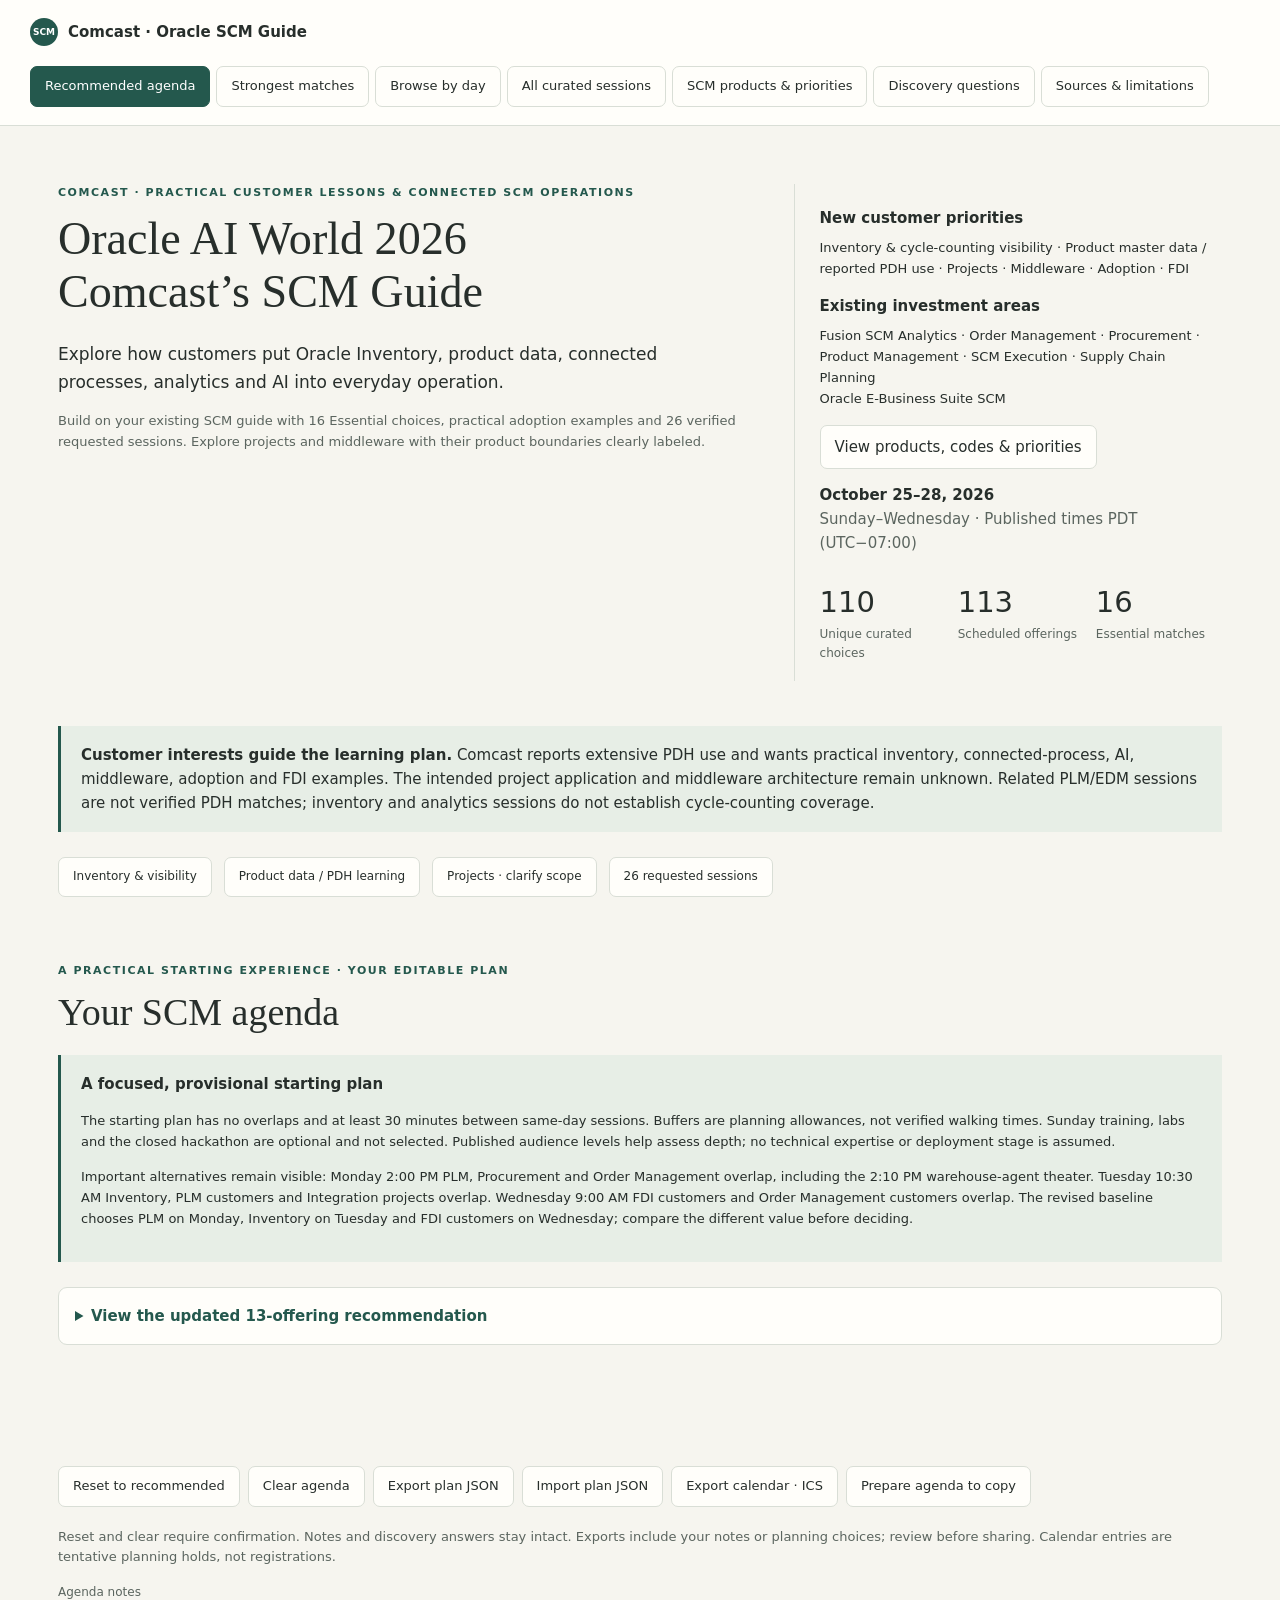
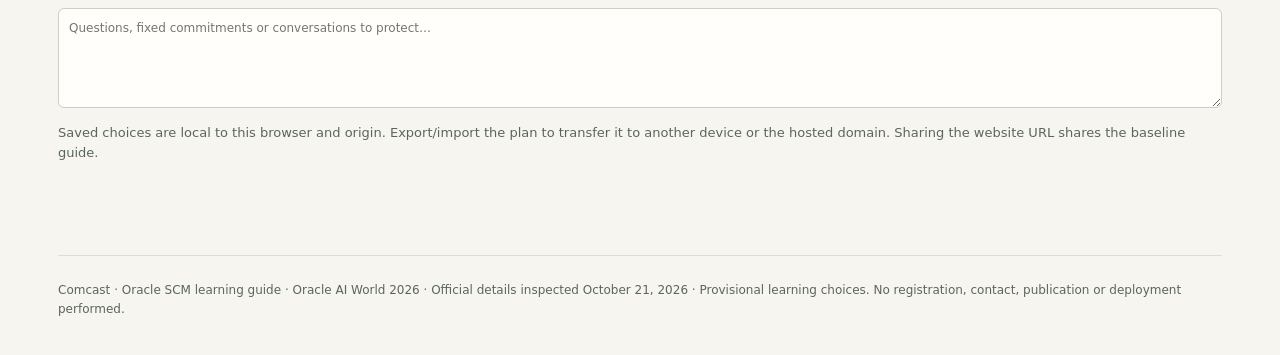
<file: layout.html>
<!doctype html><html lang="en"><head><meta charset="utf-8"><meta name="viewport" content="width=device-width, initial-scale=1"><meta name="description" content="Comcast’s Oracle AI World 2026 SCM guide: inventory, product data, projects, integration, FDI and practical adoption."><title>Comcast SCM Guide | Oracle AI World 2026</title><style>
:root{--paper:#fffefa;--bg:#f6f5ef;--ink:#272e2b;--muted:#5b655f;--line:#d9ded6;--accent:#24584d;--pale:#e7eee6;--gold:#866437}*{box-sizing:border-box}body{margin:0;background:var(--bg);color:var(--ink);font:15px/1.6 system-ui,-apple-system,"Segoe UI",sans-serif}button,input,select,textarea{font:inherit}button,a,input,select,textarea,summary{outline-offset:4px}button{cursor:pointer;background:var(--paper);border:1px solid var(--line);border-radius:7px;padding:9px 14px;color:var(--ink)}button:hover{border-color:var(--accent)}button[aria-pressed=true],button.active{color:white;background:var(--accent);border-color:var(--accent)}a{color:var(--accent);text-underline-offset:3px}h1,h2,h3{line-height:1.15}h1,h2{font-family:Georgia,serif;font-weight:400}h1{font-size:clamp(38px,5vw,64px);margin:12px 0 22px}h2{font-size:clamp(28px,3.5vw,38px);margin:12px 0 20px}h3{font-size:20px;margin:18px 0 12px}p{margin:8px 0 15px}.muted{color:var(--muted)}.small{font-size:13px}.eyebrow{text-transform:uppercase;letter-spacing:.14em;font-size:11px;font-weight:700;color:var(--accent)}.wrap{max-width:1220px;padding:0 28px;margin:auto}.brandbar{background:var(--paper);border-bottom:1px solid var(--line)}.brandinner{display:flex;justify-content:space-between;align-items:center;gap:20px;padding:18px 0;flex-wrap:wrap}.brand{font-weight:700;display:flex;align-items:center;gap:10px}.mark{display:inline-grid;place-items:center;border-radius:50%;background:var(--accent);color:white;width:28px;height:28px}nav{display:flex;gap:6px;flex-wrap:wrap}nav button{font-size:13px}.hero{display:grid;grid-template-columns:1.6fr 1fr;gap:50px;padding:58px 0 35px}.intro{font-size:17px;max-width:720px}.hero-aside{border-left:1px solid var(--line);padding:8px 0 8px 25px}.hero-aside strong{display:block}.facts{display:grid;grid-template-columns:repeat(3,1fr);gap:12px;margin:24px 0 10px}.facts b{display:block;font-size:29px;font-weight:500;color:var(--ink)}.facts span{font-size:12px;color:var(--muted)}.note{border-left:3px solid var(--accent);background:var(--pale);padding:17px 20px;margin:10px 0 25px}.panel{padding:20px 0 50px}.panel[hidden]{display:none!important}.start-grid{display:grid;grid-template-columns:repeat(2,1fr);gap:12px;margin:25px 0 40px}.starter{background:var(--paper);border:1px solid var(--line);border-radius:10px;padding:20px;text-align:left}.starter span{display:block}.starter .title{font:22px/1.25 Georgia,serif;margin:9px 0}.badge{display:inline-block;padding:4px 9px;background:var(--pale);border:1px solid #d2dfd0;border-radius:20px;font-size:11px;line-height:1.5}.badge.conditional{background:#f2eddc;border-color:#e3d7bb}.badge.adjacent{background:#efefea;border-color:#ddd}.toolbar{display:grid;grid-template-columns:2fr 1.4fr 1.4fr;gap:12px;padding:18px;background:var(--paper);border:1px solid var(--line);border-radius:10px}.toolbar.secondary{grid-template-columns:repeat(4,1fr);margin-top:10px}label{display:block;font-size:12px;color:var(--muted)}input,select,textarea{width:100%;border:1px solid #c8d1c7;border-radius:6px;padding:10px;background:var(--paper);color:var(--ink);margin-top:6px;min-width:0}.viewbar{display:flex;justify-content:space-between;gap:14px;align-items:center;margin:17px 0}.viewbar label{min-width:210px}.group-title{font:28px/1.2 Georgia,serif;margin:30px 0 16px}.session{background:var(--paper);border:1px solid var(--line);border-radius:10px;margin:11px 0;overflow:hidden}.session>summary{cursor:pointer;padding:19px 21px;list-style:none;display:flex;justify-content:space-between;gap:16px}.session>summary::-webkit-details-marker{display:none}.session>summary:after{content:'+';font-size:25px;color:var(--accent)}.session[open]>summary:after{content:'−'}.session .title{font-size:18px;line-height:1.35;display:block;font-weight:650;margin:6px 0 9px}.meta{display:flex;gap:8px;align-items:center;flex-wrap:wrap;color:var(--muted);font-size:12px}.session-body{border-top:1px solid var(--line);padding:22px}.judgments{display:grid;grid-template-columns:1fr 1fr;gap:24px;background:#f2f4ed;padding:18px;border-radius:8px;margin:15px 0}.judgments strong{font-size:13px;color:var(--accent)}.judgments p{font-size:14px;margin:8px 0 0}.tags{display:flex;gap:7px;flex-wrap:wrap;margin-bottom:15px}.tag{font-size:11px;border:1px solid var(--line);padding:3px 8px;border-radius:15px}.fields{display:grid;grid-template-columns:1fr 1fr;gap:15px 25px;margin:20px 0}.fields>div{border-bottom:1px solid var(--line);padding-bottom:11px}.fields dt{font-size:11px;color:var(--muted);text-transform:uppercase;letter-spacing:.05em}.fields dd{margin:6px 0 0;font-size:14px;overflow-wrap:anywhere}.fields .wide{grid-column:1/-1}.slots{width:100%;border-collapse:collapse;font-size:13px;margin:12px 0}.slots th,.slots td{text-align:left;border-bottom:1px solid var(--line);padding:9px 10px 9px 0;vertical-align:top}.actions{display:flex;gap:12px;flex-wrap:wrap;align-items:center}.actions button{font-size:12px}.full-desc{margin:17px 0 0}.full-desc summary{cursor:pointer;color:var(--accent);font-size:13px}.full-desc p{font-size:14px;margin-top:14px}.question{display:grid;grid-template-columns:45px 1fr;gap:15px;background:var(--paper);border:1px solid var(--line);border-radius:10px;margin:16px 0;padding:25px}.qnum{font:28px Georgia,serif;color:var(--accent)}.question h3{margin:8px 0 14px;font-size:19px}.question textarea{min-height:80px;font-size:14px}.sessionlinks{display:flex;gap:6px;flex-wrap:wrap;margin:12px 0}.sessionlinks button{font-size:12px;padding:5px 8px}.first-set{display:flex;gap:8px;flex-wrap:wrap;margin:18px 0}.path{background:var(--paper);padding:23px;border:1px solid var(--line);border-radius:10px;margin:15px 0}.path h3{margin-top:0;font:25px Georgia,serif}.coverage-grid{display:grid;grid-template-columns:repeat(4,1fr);gap:12px;margin:25px 0}.coverage-grid>div{background:var(--paper);border:1px solid var(--line);padding:20px;border-radius:9px}.coverage-grid b{display:block;font:32px Georgia,serif}.coverage-grid span{font-size:12px;color:var(--muted)}.table-wrap{overflow-x:auto}.guide-table{border-collapse:collapse;width:100%;background:var(--paper);font-size:14px}.guide-table th,.guide-table td{border:1px solid var(--line);padding:13px;text-align:left;vertical-align:top}.guide-table th{background:var(--pale)}.coverage-copy{max-width:1000px}.coverage-copy h3{margin-top:30px}.footer{border-top:1px solid var(--line);padding:25px 0 35px;color:var(--muted);font-size:12px}.empty{padding:35px;background:var(--paper);border:1px dashed var(--line);border-radius:9px}.dialog{max-width:940px;width:calc(100% - 30px);max-height:90vh;overflow:auto;border:1px solid var(--line);border-radius:12px;padding:25px;background:var(--paper);color:var(--ink)}dialog::backdrop{background:#152b24aa}.dialoghead{display:flex;justify-content:space-between;align-items:start;gap:20px}.dialoghead h2{font-size:28px;margin-top:0}.dialoghead button{flex-shrink:0}.status{font-size:12px;min-height:25px;color:var(--muted)}.need-list li{margin:9px 0}button[disabled]{cursor:default;opacity:.7}@media(max-width:850px){.hero{grid-template-columns:1fr;gap:24px;padding-top:35px}.hero-aside{border-left:2px solid var(--line);padding-left:20px}.toolbar{grid-template-columns:1fr 1fr}.toolbar>label:first-child{grid-column:1/-1}.toolbar.secondary{grid-template-columns:1fr 1fr}.coverage-grid{grid-template-columns:1fr 1fr}}@media(max-width:550px){.wrap{padding:0 17px}.brandinner{gap:14px}nav button{padding:8px;font-size:12px}.start-grid,.fields,.judgments{grid-template-columns:1fr}.toolbar,.toolbar.secondary{grid-template-columns:1fr}.toolbar>label:first-child{grid-column:auto}.viewbar{align-items:start;flex-direction:column}.viewbar label{width:100%}.question{grid-template-columns:1fr;padding:20px}.qnum{font-size:24px}.session>summary,.session-body{padding:17px}.slots th,.slots td{font-size:12px}.dialog{padding:18px}.dialoghead h2{font-size:23px}.coverage-grid>div{padding:14px}}@media(prefers-reduced-motion:reduce){*{scroll-behavior:auto!important}}
.day-browser{scroll-margin-top:20px;margin-top:22px}.day-switch{display:flex;gap:8px;overflow-x:auto;padding:10px 0 16px;max-width:100%;scrollbar-width:thin}.day-switch button{flex:0 0 auto;text-align:left;min-width:135px}.day-switch small{display:block;font-size:11px;opacity:.8;margin-top:3px}.view-switch{display:flex;gap:7px;flex-wrap:wrap}.view-switch button{font-size:12px}.toolbar.secondary{grid-template-columns:repeat(3,1fr)}.time-heading{font:18px/1.3 Georgia,serif;color:var(--accent);margin:22px 0 9px;padding-left:15px;border-left:3px solid var(--accent)}@media(max-width:850px){.toolbar.secondary{grid-template-columns:1fr 1fr}}@media(max-width:550px){.toolbar.secondary{grid-template-columns:1fr}.day-switch button{min-width:125px}}
@media(max-width:550px){.day-switch{display:grid;grid-template-columns:repeat(2,minmax(0,1fr));overflow:visible}.day-switch button{min-width:0;width:100%}.day-switch button:first-child{grid-column:1/-1}}</style><link rel="stylesheet" href="agenda.css"></head><body>
<header class="brandbar"><div class="wrap brandinner"><div class="brand"><span class="mark" style="font-size:9px">SCM</span>Comcast · Oracle SCM Guide</div><nav aria-label="Main navigation"><button data-panel="agenda" aria-pressed="true">Recommended agenda</button><button id="strongestNav">Strongest matches</button><button id="browseDays">Browse by day</button><button data-panel="shortlist" aria-pressed="false">All curated sessions</button><button data-panel="products" aria-pressed="false">SCM products &amp; priorities</button><button data-panel="questions" aria-pressed="false">Discovery questions</button><button data-panel="coverage" aria-pressed="false">Sources &amp; limitations</button></nav></div></header>
<main class="wrap"><section class="hero"><div><div class="eyebrow">Comcast · Practical customer lessons &amp; connected SCM operations</div><h1 class="guide-title">Oracle AI World 2026<br>Comcast’s SCM Guide</h1><p class="intro">Explore how customers put Oracle Inventory, product data, connected processes, analytics and AI into everyday operation.</p><p class="small muted">Build on your existing SCM guide with 16 Essential choices, practical adoption examples and 26 verified requested sessions. Explore projects and middleware with their product boundaries clearly labeled.</p></div><aside class="hero-aside profile-facts"><strong>New customer priorities</strong><p class="small">Inventory &amp; cycle-counting visibility · Product master data / reported PDH use · Projects · Middleware · Adoption · FDI</p><strong>Existing investment areas</strong><p class="small">Fusion SCM Analytics · Order Management · Procurement · Product Management · SCM Execution · Supply Chain Planning<br>Oracle E-Business Suite SCM</p><button data-panel="products">View products, codes &amp; priorities</button><strong>October 25–28, 2026</strong><span class="muted">Sunday–Wednesday · Published times PDT (UTC−07:00)</span><div class="facts"><span><b>110</b>Unique curated choices</span><span><b>113</b>Scheduled offerings</span><span><b>16</b>Essential matches</span></div></aside></section>
<div class="note"><strong>Customer interests guide the learning plan.</strong> Comcast reports extensive PDH use and wants practical inventory, connected-process, AI, middleware, adoption and FDI examples. The intended project application and middleware architecture remain unknown. Related PLM/EDM sessions are not verified PDH matches; inventory and analytics sessions do not establish cycle-counting coverage.</div><div class="actions priority-shortcuts"><button data-quick-topic="inventory">Inventory &amp; visibility</button><button data-quick-topic="pdh">Product data / PDH learning</button><button data-quick-topic="projects">Projects · clarify scope</button><button data-quick-topic="requested">26 requested sessions</button></div><div id="status" class="status" role="status" aria-live="polite"></div>
<section id="agenda" class="panel"><div class="eyebrow">A practical starting experience · your editable plan</div><h2 id="agendaHeading">Your SCM agenda</h2><div class="note"><strong>A focused, provisional starting plan</strong><p class="small" id="baselineExplanation"></p><p class="small">The starting plan has no overlaps and at least 30 minutes between same-day sessions. Buffers are planning allowances, not verified walking times. Sunday training, labs and the closed hackathon are optional and not selected. Published audience levels help assess depth; no technical expertise or deployment stage is assumed.</p><p class="small">Important alternatives remain visible: Monday 2:00 PM PLM, Procurement and Order Management overlap, including the 2:10 PM warehouse-agent theater. Tuesday 10:30 AM Inventory, PLM customers and Integration projects overlap. Wednesday 9:00 AM FDI customers and Order Management customers overlap. The revised baseline chooses PLM on Monday, Inventory on Tuesday and FDI customers on Wednesday; compare the different value before deciding.</p></div><details class="recommendation-preview"><summary>View the updated 13-offering recommendation</summary><p class="small muted">A reference plan: viewing this does not replace your saved selections. Use Reset to recommended to apply it deliberately.</p><div id="recommendedPreview"></div></details><div id="agendaStats" class="agenda-stats"></div><p id="agendaSaveStatus" class="status" role="status"></p><p id="agendaNotice" class="status" role="status" aria-live="polite"></p><div class="agenda-tools"><button id="resetRecommended">Reset to recommended</button><button id="clearAgenda">Clear agenda</button><button id="exportAgendaPlan">Export plan JSON</button><button id="openPlanImport">Import plan JSON</button><button id="exportCalendar">Export calendar · ICS</button><button id="copyAgenda">Prepare agenda to copy</button><div id="agendaCopyWrap" class="answer-copy" hidden><label for="agendaCopyText">Copy your agenda text<textarea id="agendaCopyText" readonly rows="10"></textarea></label></div></div><p class="small muted">Reset and clear require confirmation. Notes and discovery answers stay intact. Exports include your notes or planning choices; review before sharing. Calendar entries are tentative planning holds, not registrations.</p><label for="agendaNotes"><span id="agendaNotesLabel">Agenda notes</span><textarea id="agendaNotes" placeholder="Questions, fixed commitments or conversations to protect…"></textarea></label><p class="small muted">Saved choices are local to this browser and origin. Export/import the plan to transfer it to another device or the hosted domain. Sharing the website URL shares the baseline guide.</p><div id="agendaConflicts"></div><div id="myAgendaDays" class="day-switch" role="group" aria-label="Selected agenda day"></div><div id="myAgendaList"></div></section>
<section id="shortlist" class="panel" hidden><div class="eyebrow">Discover by investment area, value and depth</div><h2>All curated SCM sessions</h2><p class="muted">110 unique choices · 113 published offerings · 16 Essential · 62 Useful alternative · 32 Adjacent / requested. All 99 earlier choices are retained. Requested session is a separate label: a screenshot request does not automatically make a choice Essential.</p><details><summary>16 Essential / strongest matches</summary><div id="topSet" class="start-grid"></div></details><div class="toolbar"><label>Search title, ID, speaker, scope or product<input id="search" type="search" placeholder="Try inventory, product data, projects, FDI or adoption…"></label><label>SCM product / entitlement area<select id="theme"><option value="">All investment / exploratory areas</option></select></label><label>Priority<select id="tier"><option value="">All three tiers</option></select></label></div>
<fieldset class="topic-filter"><legend>New topic filters · select one or more</legend><div id="topicFilters" class="topic-options"></div><label class="topic-mode">Combine selected tags<select id="topicMatch"><option value="any">Match any selected tag</option><option value="all">Match every selected tag</option></select></label><p class="small muted" id="topicStatus">Topic tags combine with day, relevance tier and the existing filters.</p></fieldset><div class="toolbar secondary discovery-filters"><label>Business outcome<select id="priority"><option value="">All outcomes</option></select></label><label>AI &amp; automation<select id="ai"><option value="">Any AI / non-AI emphasis</option></select></label><label>Session style · interpreted<select id="sessionType"><option value="">All session styles</option></select></label><label>Speaker mix · published affiliations<select id="speakerMix"><option value="">All speaker mixes</option></select></label><label>Content focus · interpreted<select id="focus"><option value="">All business / technical levels</option></select></label><label>Time · offering overlaps window<select id="timeWindow"><option value="">Any time</option><option value="morning">Morning · before noon</option><option value="afternoon">Afternoon · noon–5 PM</option><option value="evening">Evening · after 5 PM</option></select></label><label>Availability / evidence stage<select id="stage"><option value="">All evidence stages</option><option value="customer">Customer experience / case</option><option value="roadmap">Roadmap / preview</option><option value="exploration">Exploration / planned adoption</option><option value="seeded">Seeded / release-specific wording</option></select></label><label>Reset filters<button id="clearFilters" style="display:block;width:100%;margin-top:6px">Show all curated sessions</button></label></div>
<p class="small muted">Combine filters. A tag identifies related learning, not verified capability or ownership. Product/data/platform limits appear in expanded details. Customer framing and published speaker affiliations do not guarantee who leads every discussion. Filters never remove saved selections. Expanded details always show all offerings of that choice.</p><div class="toolbar secondary"><input id="day" type="hidden" value=""><label>Published format<select id="format"><option value="">All formats</option></select></label><label>Published audience<select id="audience"><option value="">All audience levels</option></select></label></div><div class="actions" style="margin-top:12px"><button id="strongestMatches">Essential matches</button></div><section id="dayBrowser" class="day-browser" aria-label="Browse sessions by day"><div class="eyebrow">October 25–28, 2026 · All times PDT</div><div id="dayButtons" class="day-switch" role="group" aria-label="Event day"></div><div class="viewbar"><span id="results" class="small" aria-live="polite"></span><div class="view-switch" role="group" aria-label="Display order"><button data-view="time" aria-pressed="true">Chronological timeline</button><button data-view="theme" aria-pressed="false">By product area</button><button data-view="rank" aria-pressed="false">By relevance</button></div><input id="order" type="hidden" value="time"></div></section><div id="sessionList"></div><div class="note small">Planning is not registration. The hackathon is fully booked in the catalog and can only be added as an explicit planning placeholder. Sunday courses OUT1006 and OUT1009 are explicitly paid and overlap for the full day. Prices are not supplied; registration is through My Account. Confirm prerequisites. Recording availability is not confirmed.</div></section>
<section id="products" class="panel" hidden><div class="eyebrow">Supplied ownership · deployment remains to be discovered</div><h2>SCM products &amp; priorities</h2><p class="muted">Six supplied SaaS investment areas and one EBS SCM area anchor the recommendations. Codes are reproduced from your brief; this website does not independently validate contracts or infer installed environments.</p><div id="productCards" class="product-grid"></div><div class="note small"><strong>Added exploration is separate from supplied product areas.</strong> Business Project Management, capital-construction projects, Oracle Integration and EDM are not assumed to be Comcast products. Oracle Integration development projects are distinct from the business “project module.” Product Hub / PDH is not established by PLM or EDM session wording. Use the new topic filters to explore these conditional matches.</div><h3>What value would make this worthwhile?</h3><p class="small muted">Choose an outcome to browse connected sessions. These are discovery prompts, not claims about current operational problems.</p><div id="outcomeButtons" class="first-set"></div><div class="note small"><strong>Scope to confirm.</strong> Examples using OTM, GTM, WMS, Advanced Inventory, Maintenance, PLM submodules, Field Service, AI Data Platform, OCI or partner tools do not establish those rights in the supplied product groups. A customer’s architecture is an example to evaluate, not a recommendation to buy or replicate it.</div></section>
<section id="questions" class="panel" hidden><div class="eyebrow">From possibilities to a governed learning plan</div><h2>Discovery questions &amp; practical AI</h2><p class="muted">Explore inventory exceptions, product-data governance, projects, middleware, customer adoption and FDI with the original SCM priorities intact. The catalog can describe a capability, but it cannot establish your exact subscription, deployment, prerequisites or feature enablement.</p><div id="innovationCards" class="guide-priorities"></div><div class="actions" style="margin:22px 0"><button data-ai-filter="Agentic AI">Browse agentic SCM opportunities</button><button data-ai-filter="Controls & adoption">Explore controls &amp; adoption</button><button data-ai-filter="Analytics & predictive decisions">Explore analytics &amp; decisions</button></div><h3>Refine the guide through discovery</h3><p class="small muted">Start with the five highlighted questions. The original 12 answer slots are retained with related refinements; three focused questions were added. Review earlier answers against the updated wording. Answers remain local and do not automatically rerank sessions or replace the recommended agenda.</p><div id="firstQuestions" class="first-set"></div><p id="persistStatus" class="small muted">Answers save in this browser only.</p><button id="exportAnswers">Prepare answers to copy</button><div id="answerExportWrap" class="answer-copy" hidden><label for="answerExport">Copy these discovery answers<textarea id="answerExport" readonly rows="10"></textarea></label></div><div id="questionList"></div></section>
<section id="coverage" class="panel" hidden><div class="eyebrow">Official catalog facts · explicit relevance limits</div><h2>Sources, requested-session checklist &amp; coverage</h2><div class="coverage-grid"><div><b>110 / 113</b><span>Unique choices / scheduled offerings</span></div><div><b>26 / 26</b><span>Requested sessions verified and included</span></div><div><b>11</b><span>New focused additions</span></div><div><b>Oct 21</b><span>2026 terminal-browser verification</span></div></div><p>The previous SCM research and all 99 existing choices were retained. This expansion live-rechecked every screenshot session and all 11 new additions through the already-open Oracle AI World terminal-browser catalog. No external search, snippets, direct API retrieval or broad catalog recollection was used. All 111 official IDs represented by 110 unique choices have inspected detail evidence. The original pagination covered 717 distinct listings; its earlier header of 719 was discrepant and no unseen records were claimed.</p><p>The catalog title “Codex + Oracle AI Database Hackathon at Oracle AI World 2026 [HAC1394]” was rechecked to confirm the year. Its day filters list Sunday October 25 through Wednesday October 28; retained detail pages publish PDT (UTC−07:00). Official titles, IDs, speakers, locations, formats and schedules are preserved. Tiers, mappings and short relevance/value explanations are advisory.</p><h3>Screenshot checklist · all 26 included</h3><p class="small">The supplied screenshot labels were shorthand and lacked full dates, AM/PM and timezone. The live schedule below is authoritative. Five rows differ in day or clock time. THR1577 also has a Wednesday offering. BOO1584 explicitly says Repeated Session: its Monday and Tuesday slots are separate offerings of one session, not a verified multipart course.</p><div class="table-wrap"><table class="guide-table requested-table"><thead><tr><th>Session · verified</th><th>Official schedule · 2026 · PDT</th><th>Screenshot shorthand</th><th>Verification / differences</th></tr></thead><tbody id="requestedAudit"></tbody></table></div><h3>Coverage boundaries and discovery gaps</h3><p>Exact searches for PDH, Product Hub and cycle counting returned No matching sessions. Product-management/PLM examples and EDM governance learning remain useful adjacent choices, but no direct PDH customer story or cycle-counting practice/reporting demonstration was verified. EDM manages enterprise structures; PLM covers product lifecycle; neither name automatically means PDH. Ask specialists about the exact Product Hub edition, stewardship, workflows and operational requirements.</p><p>Inventory sessions support accuracy, visibility, warehouse efficiency and customer process learning. They do not establish cycle counting, reconciliation procedures or cycle-count-specific BI unless explicitly stated. FDI is named where supported; broader analytics tags may involve Oracle Analytics, AI Data Platform or other products. FDI is distinct from OTBI. The intended business project application remains unknown: Fusion Cloud Project Management and capital-construction learning are conditional. Oracle Integration development projects are separately labeled, and Comcast’s middleware platform and topology are not assumed.</p><p>AI examples distinguish customer use and published results from demonstrations, exploration, previews and roadmaps. Lozier’s inventory/MRO agents and Lowe’s validation example are useful operating lessons; Meta is evaluating use cases. No particular agent is claimed to solve Comcast’s operational errors. Watlow’s published 60% result is case-specific; CSG’s 80–90% figure remains a target. Seeded or release-specific wording does not establish availability or contractual inclusion.</p><h3>Agenda and participation</h3><p>The revised 13-offering reference agenda covers the original seven investment areas, now emphasizing Inventory, product data, SCM analytics, connected-process customer lessons and contextual adoption. It has no overlaps and at least 30-minute same-day buffers; walking times are unverified. Strong conflicting options remain selectable, including short theater sessions partly inside breakouts. A new selection never silently removes another. Repeated offerings are grouped under one choice and selected by specific time slot. On-demand or unknown-time entries cannot enter the timed plan.</p><p>The earlier HOL2769 / HOL2325 workshop remains one choice with two official IDs and time slots. BOO1584 and THR1577 each have two offerings. Sunday OUT1006 and OUT1009 are explicitly paid; prices are Not provided and they overlap. The Fusion Agent Studio hackathon remains fully booked, with advance-registration/training requirements preserved. Other absent fields are Not provided. This does not mean free or unrestricted. Room seats are first-come, first-served except hackathons; local choices and calendar holds are not registration.</p><h3>Saving and transfer</h3><p>Existing customized selections, notes and answers remain in the original browser-local storage key. All 99 old session indices and 102 offering identities are retained. Reset deliberately applies the updated recommendation after confirmation while preserving notes and answers. There is no backend or cloud synchronization. Export/import plan JSON to move your data between devices or from localhost to GitHub Pages; it does not transfer automatically. Sharing the URL shares the reference guide, not private selections. Review personal exports before sharing. No publication or registration was performed.</p><a href="https://reg.rf.oracle.com/flow/oracle/oaiw26/catalog/page/catalog" target="_blank" rel="noopener">Open the official Oracle AI World catalog ↗</a></section><footer class="footer">Comcast · Oracle SCM learning guide · Oracle AI World 2026 · Official details inspected October 21, 2026 · Provisional learning choices. No registration, contact, publication or deployment performed.</footer></main>
<dialog id="detailDialog" class="dialog" aria-labelledby="dialogTitle"><div class="dialoghead"><h2 id="dialogTitle"></h2><button id="closeDialog">Close session details</button></div><div id="dialogBody"></div></dialog>
<dialog id="agendaCompareDialog" class="dialog" aria-labelledby="agendaCompareTitle"><div class="dialoghead"><h2 id="agendaCompareTitle">Compare choices</h2><button id="closeAgendaCompare">Close comparison</button></div><p id="agendaCompareIntro" class="small muted"></p><div id="agendaCompareList"></div></dialog>
<dialog id="agendaActionDialog" class="dialog" aria-labelledby="agendaActionTitle"><h2 id="agendaActionTitle"></h2><div id="agendaActionCopy"></div><div class="actions" id="agendaActionButtons"></div></dialog>
<dialog id="planTransferDialog" class="dialog" aria-labelledby="planTransferTitle"><div class="dialoghead"><h2 id="planTransferTitle">Import plan</h2><button id="closePlanImport">Cancel import</button></div><p id="planImportExplanation" class="small"></p><label for="planImportFile">Choose your SCM plan JSON<input id="planImportFile" type="file" accept=".json,application/json"></label><label for="planImportText">Or paste the complete plan JSON<textarea id="planImportText"></textarea></label><p id="planImportStatus" class="status" role="status"></p><button id="applyPlanImport">Import plan and notes</button></dialog>
<script>const data=@@DATA@@;</script><script src="catalog-ui.js"></script><script src="agenda-core.js"></script><script src="calendar.js"></script><script src="agenda.js"></script><script src="discovery.js"></script></body></html>
</file>
<file: agenda.css>
.agenda-summary-actions{display:flex;gap:8px;flex-wrap:wrap;margin-top:12px;align-items:center}.agenda-summary-actions button,.agenda-slots button{font-size:12px;padding:6px 10px}.agenda-selected{border-color:var(--accent);box-shadow:inset 3px 0 var(--accent)}.agenda-selected-tag{color:var(--accent);font-weight:700;font-size:12px}.agenda-add[aria-pressed=true]{background:var(--accent);color:#fff}.agenda-tools{display:flex;gap:8px;flex-wrap:wrap;margin:20px 0}.agenda-tools button{font-size:13px}.agenda-stats{display:flex;gap:12px;align-items:center;flex-wrap:wrap;margin:18px 0}.agenda-stats strong{font:28px Georgia,serif}.agenda-warning{border-left:3px solid #956032;background:#f6eddf;padding:14px 17px;margin:12px 0;overflow-wrap:anywhere}.agenda-warning p{margin:5px 0}.agenda-gap{margin:15px 0;padding:10px 16px;color:var(--muted);border-left:2px dashed var(--line);font-size:13px}.agenda-slots td:last-child{min-width:190px}.agenda-slots .small{display:block;margin-top:6px}.agenda-comparison{border:1px solid var(--line);border-radius:8px;background:var(--paper);padding:17px;margin:12px 0}.agenda-comparison summary{cursor:pointer;line-height:1.4}.agenda-comparison summary strong{display:block;font-size:17px;margin:8px 0}.agenda-comparison .actions{margin:16px 0 4px}.agenda-reason{font-size:14px;margin-top:15px}.agenda-reason strong{color:var(--accent)}#agendaActionDialog{max-width:720px}#agendaActionDialog h2{font-size:28px}#planTransferDialog textarea{min-height:180px}#agendaNotes{min-height:100px}.agenda-nav-count{display:inline-block;min-width:1.4em;font-size:11px;margin-left:4px}#agendaSaveStatus,#agendaNotice{overflow-wrap:anywhere}.agenda-conflict-label{color:#805323;font-size:12px;font-weight:650}.agenda-source-line{font-size:13px;color:var(--muted)}.agenda-day-empty{padding:20px;border:1px dashed var(--line);border-radius:8px;color:var(--muted)}@media(max-width:550px){.agenda-summary-actions{flex-direction:column;align-items:stretch}.agenda-summary-actions button{width:100%;text-align:left}.agenda-tools{display:grid;grid-template-columns:1fr 1fr}.agenda-tools button{padding:9px 7px}.agenda-slots{min-width:650px}.agenda-comparison{padding:14px}.agenda-stats{gap:8px}#agendaActionDialog h2{font-size:24px}}

.guide-title{font-size:clamp(34px,4.3vw,53px)}.profile-facts strong{margin-top:14px}.recommended-tag{font-size:11px;color:var(--accent);border:1px solid #a8c3b7;padding:2px 7px;border-radius:12px}.guide-priorities{display:grid;grid-template-columns:1fr 1fr;gap:12px}.guide-priorities>div{background:var(--paper);border:1px solid var(--line);padding:20px;border-radius:9px}.guide-priorities h3{margin-top:0}.guide-print-only{display:none}@media(max-width:550px){.day-switch{display:grid;grid-template-columns:1fr 1fr;overflow:visible}.day-switch button{min-width:0;width:100%}.day-switch button:first-child{grid-column:1/-1}.guide-priorities{grid-template-columns:1fr}.hero{padding-top:28px}}@media print{.brandbar,.hero,.footer,#status,.agenda-tools,#agendaNotes,.hide-print,#myAgendaDays,.agenda-summary-actions,button,.panel:not(#agenda){display:none!important}#agenda{display:block!important}#agenda .session{break-inside:avoid}.guide-print-only{display:block}.session-body{display:block!important}.agenda-gap{font-size:11px}body{background:white;font-size:11px}.wrap{max-width:none;padding:0}.note{background:white;border:1px solid #aaa}.session .title{font-size:14px}.agenda-stats strong{font-size:20px}}

.panel{scroll-margin-top:115px}.day-browser,.question{scroll-margin-top:115px}.answer-copy{flex-basis:100%;width:100%;margin:14px 0}.answer-copy textarea{width:100%;min-height:180px}

@media(max-width:550px){.dialoghead h2{min-width:0;overflow-wrap:anywhere}.dialoghead button{max-width:42%;white-space:normal;overflow-wrap:anywhere}}

.product-grid{display:grid;grid-template-columns:repeat(2,minmax(0,1fr));gap:16px;margin:24px 0}.product-card{background:var(--paper);border:1px solid var(--line);border-radius:10px;padding:22px}.product-card h3{margin-top:8px}.product-card p{font-size:14px}.scope-flag{color:#805323;font-size:12px}.closed-tag{color:#8d332b;background:#fbebe5;border:1px solid #e6b8a8;border-radius:5px;padding:4px 8px;font-size:12px}.sources-list{display:flex;gap:10px;flex-wrap:wrap}.investment-code{font-family:ui-monospace,monospace;font-size:12px}.baseline-alternative{border-left:3px solid #997a48;padding:10px 14px;background:#f6f1e6;font-size:13px;margin:10px 0}.toolbar.secondary.discovery-filters{grid-template-columns:repeat(4,minmax(0,1fr))}.guide-title{font-size:clamp(32px,3.6vw,49px)}.product-grid,.guide-priorities{overflow-wrap:anywhere}@media(max-width:1050px){.toolbar.secondary.discovery-filters{grid-template-columns:repeat(2,minmax(0,1fr))}}@media(max-width:550px){.product-grid{grid-template-columns:1fr}.toolbar.secondary.discovery-filters{grid-template-columns:1fr}.product-card{padding:18px}.hero .guide-title{font-size:32px}}

.badge.discovery{background:#efe8f4;border-color:#d9cae5;color:#614873}

.requested-tag{display:inline-block;border:1px solid #b9c6d4;background:#eef2f8;color:#3d5267;border-radius:16px;font-size:11px;padding:3px 8px}.topic-filter{border:1px solid var(--line);border-radius:10px;background:var(--paper);padding:18px;margin:16px 0}.topic-filter legend{font-size:14px;font-weight:650;padding:0 7px}.topic-options{display:flex;gap:8px;flex-wrap:wrap}.topic-option{display:flex;align-items:center;gap:7px;border:1px solid var(--line);border-radius:18px;padding:6px 10px;font-size:12px;color:var(--ink);cursor:pointer}.topic-option input{width:15px;height:15px;margin:0;accent-color:var(--accent)}.topic-option:has(input:checked){background:var(--pale);border-color:var(--accent)}.topic-mode{max-width:300px;margin-top:14px}.priority-shortcuts{margin:0 0 20px}.recommendation-preview{background:var(--paper);border:1px solid var(--line);border-radius:9px;padding:16px;margin:15px 0}.recommendation-preview>summary{cursor:pointer;font-weight:650;color:var(--accent)}.recommended-row{border-bottom:1px solid var(--line);padding:12px 0}.recommended-row>span{display:block}.recommended-row>button{text-align:left;margin-top:5px}.recommended-row p{margin-bottom:0}.requested-table{min-width:850px}.requested-table button{text-align:left;font-size:13px}.schedule-difference{background:#f6eddf}.note ul{padding-left:20px}.note li{margin:6px 0}@media(max-width:550px){.topic-options{display:grid;grid-template-columns:1fr}.topic-filter{padding:12px}.priority-shortcuts{display:grid;grid-template-columns:1fr}}
</file>
